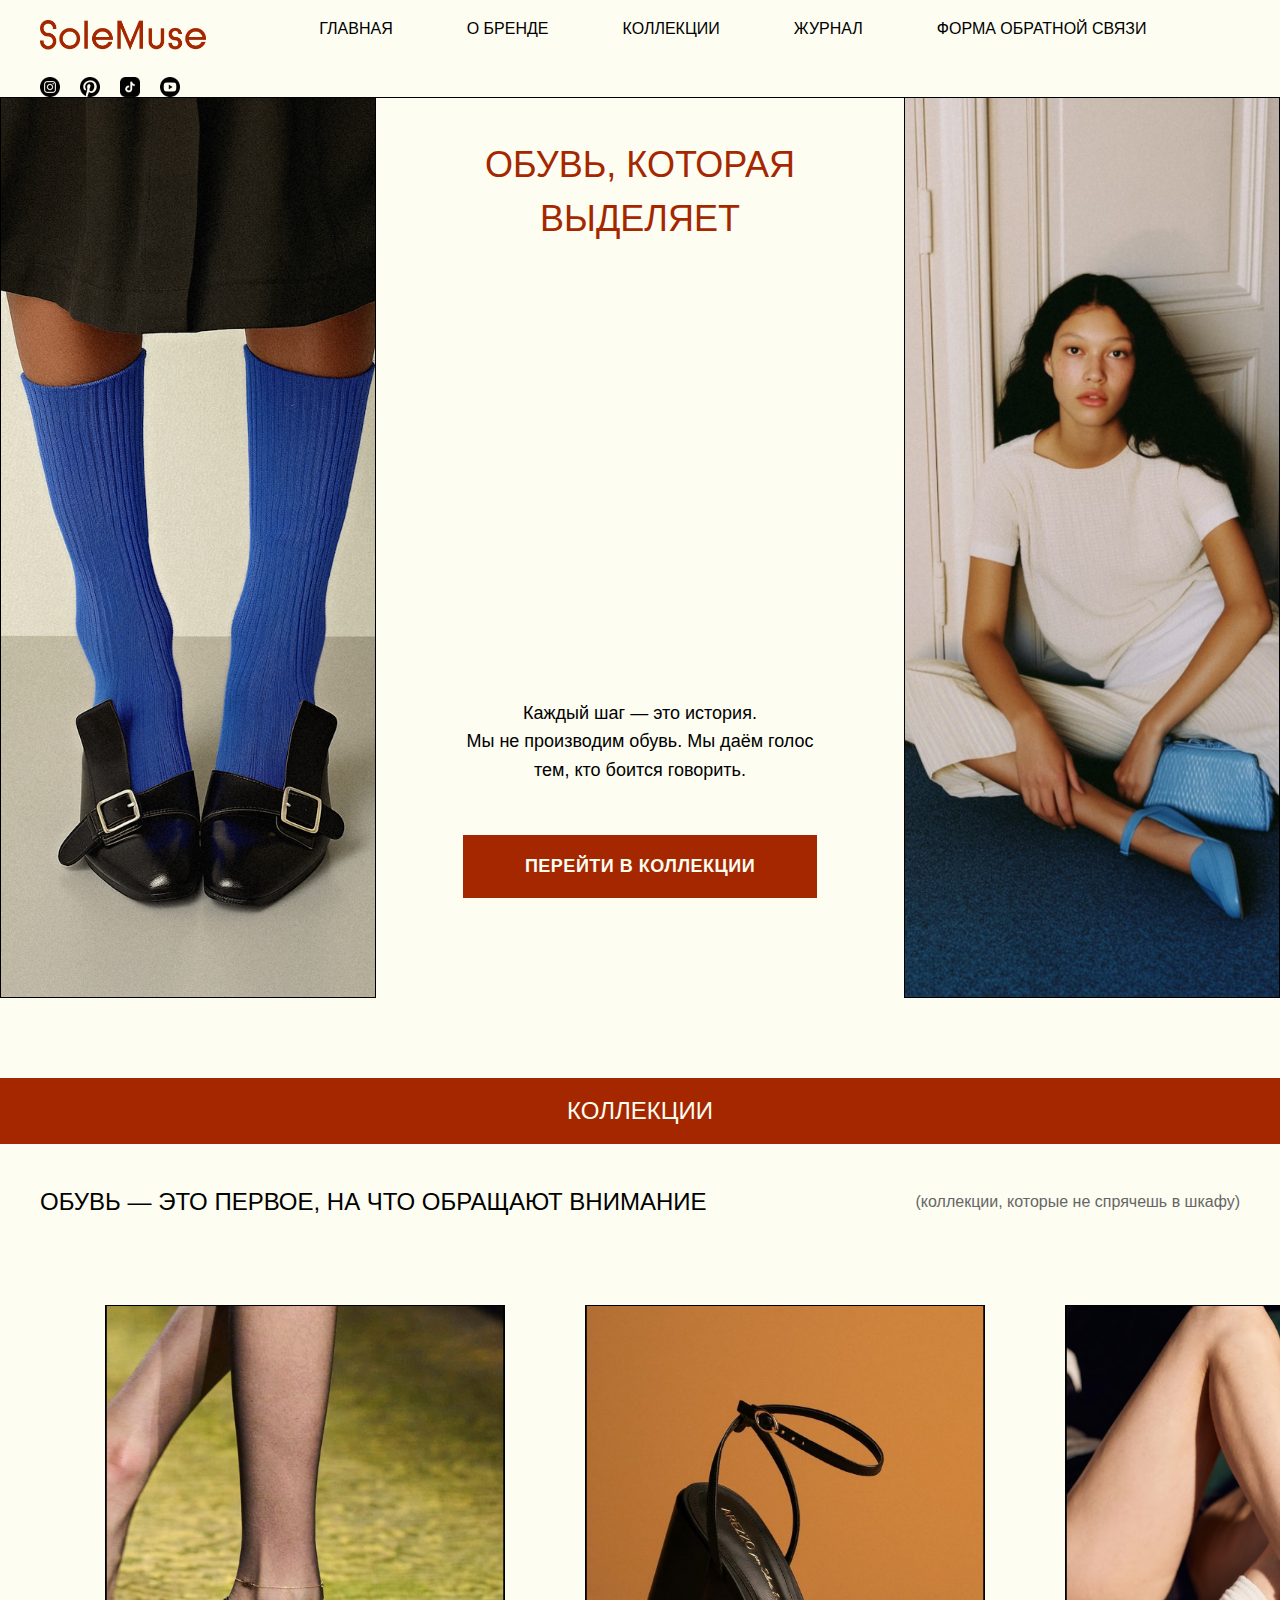
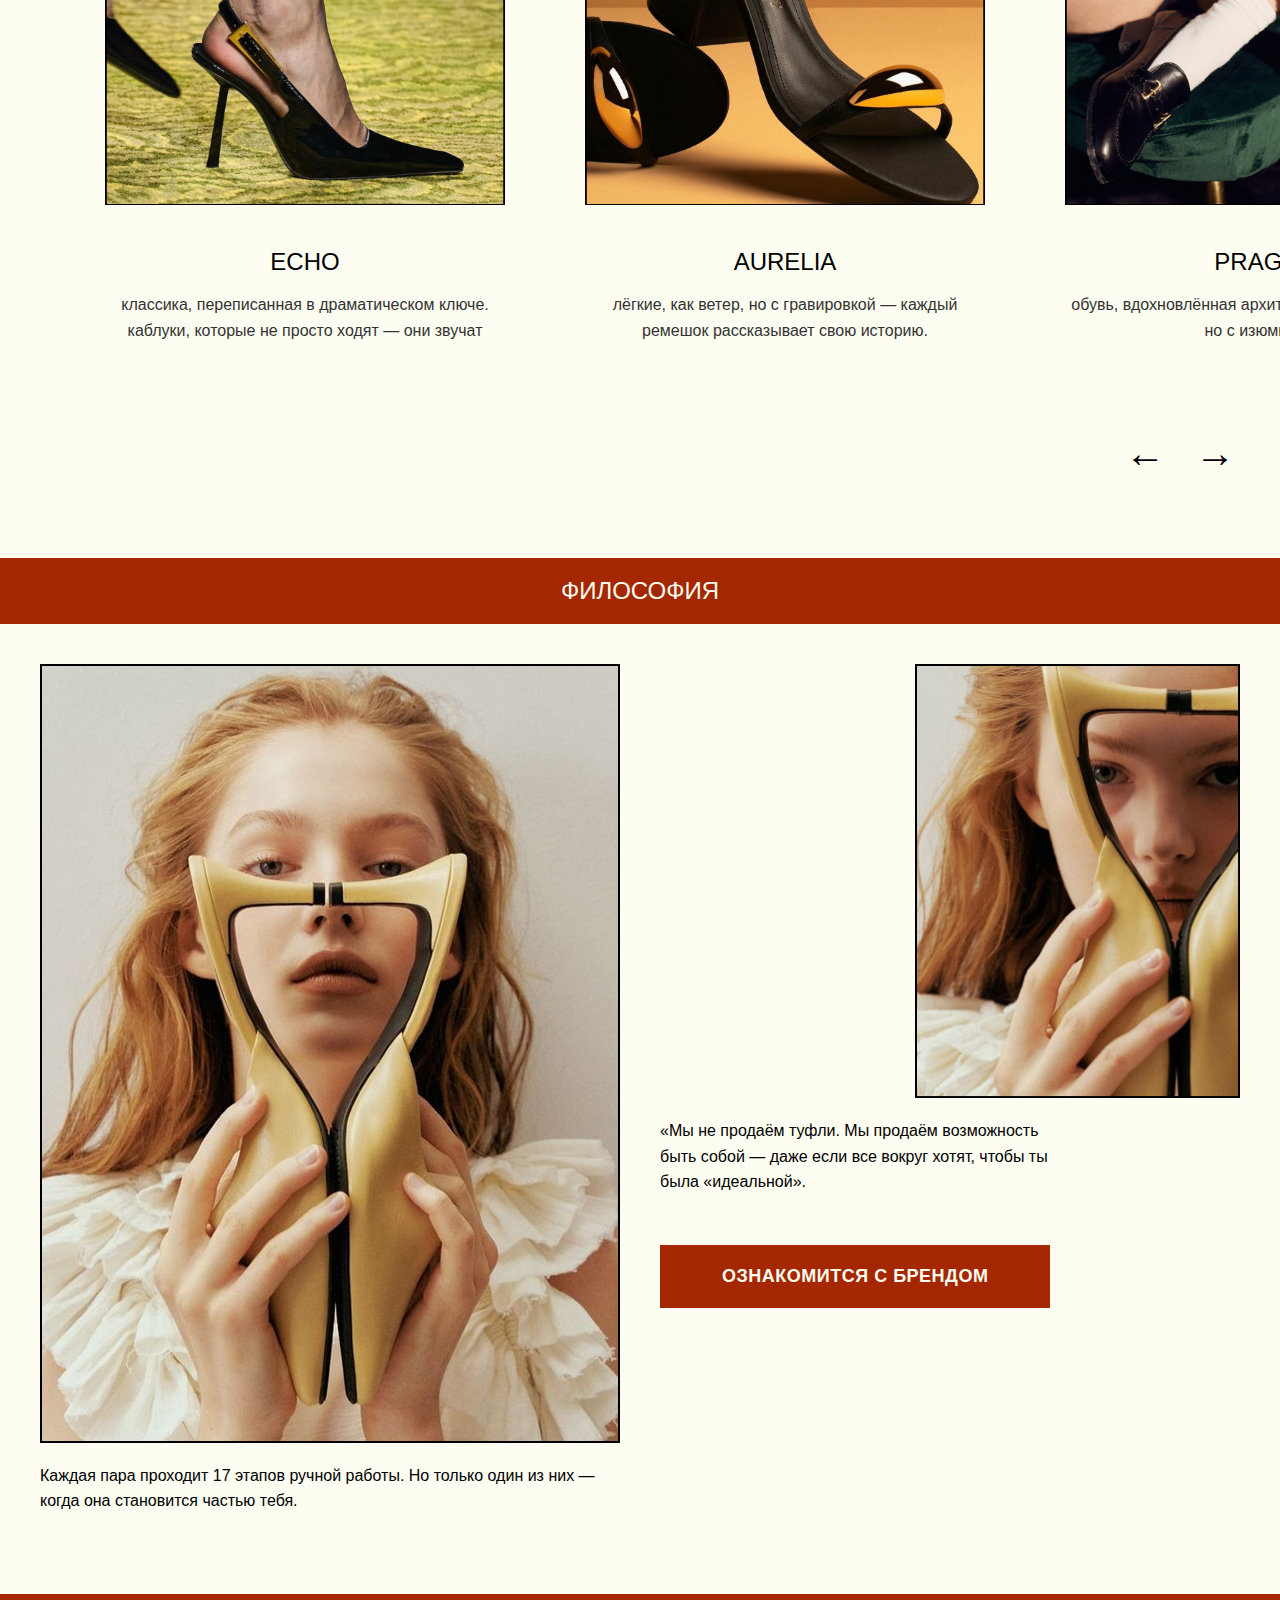
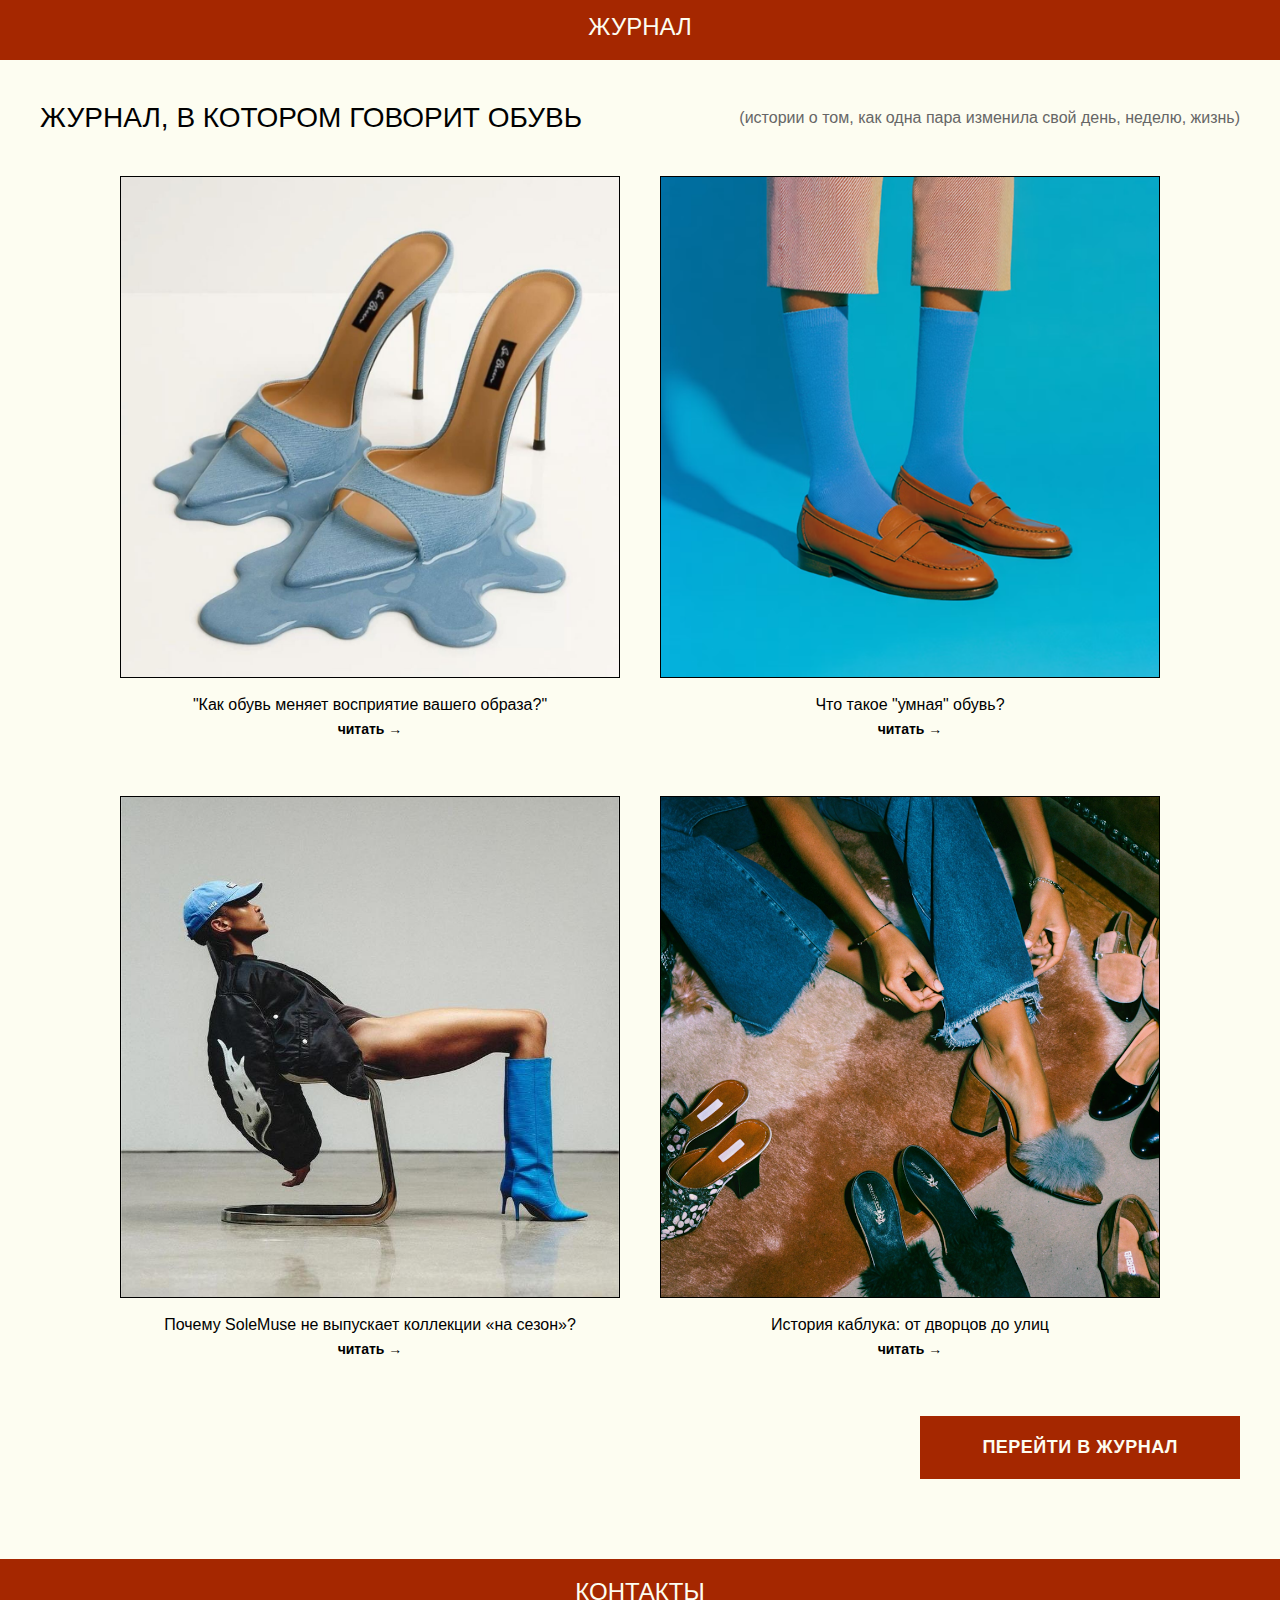
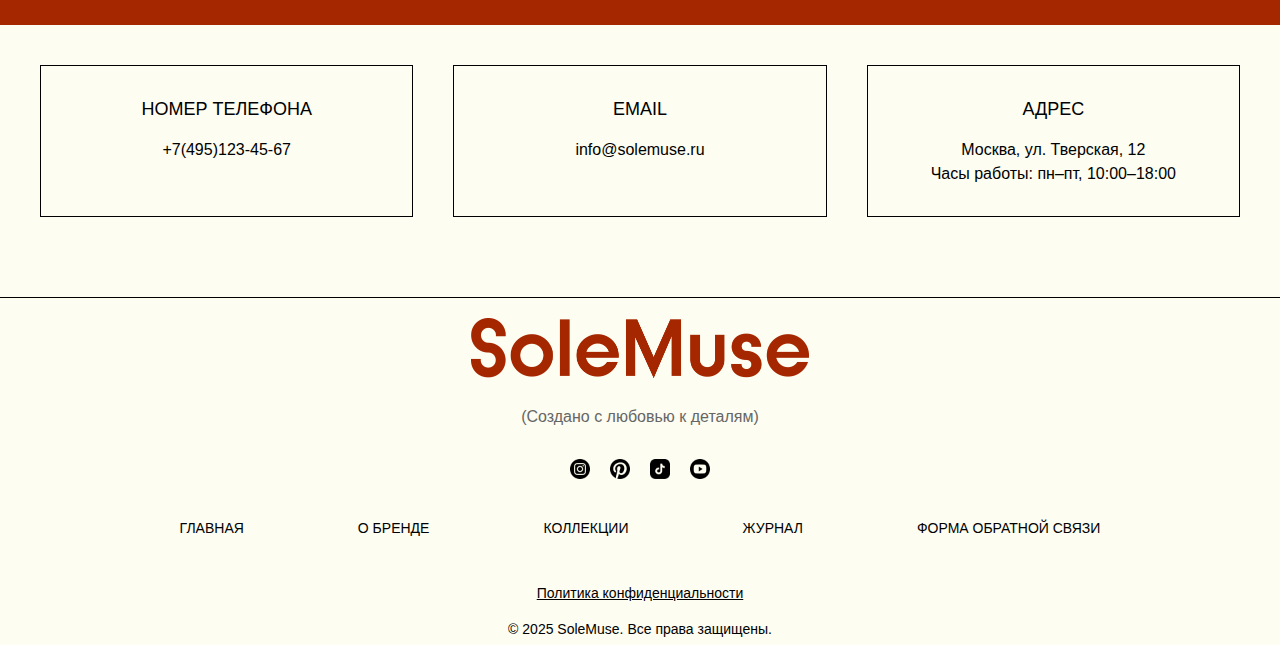
<file: index.html>
<!DOCTYPE html>
<html lang="ru">
<head>
  <meta charset="UTF-8">
  <meta name="viewport" content="width=device-width, initial-scale=1.0">
  <title>SoleMuse — Обувь, которая выделяет</title>
  <link rel="stylesheet" href="styles.css">
</head>
<body>

  <header class="container" id="top">
    <div class="logo">
      <a href="index.html">
        <img src="фото_и_материалы/лого.png" alt="SoleMuse">
      </a>
    </div>

    <nav class="nav-links">
      <a href="#home" class="active">Главная</a>
      <a href="#philosophy">о бренде</a>
      <a href="index2.html">коллекции</a>
      <a href="#magazine">журнал</a>
      <a href="index3.html">форма обратной связи</a>
    </nav>
    
    <div class="socials">
      <img src="фото_и_материалы/instagram.png" alt="Instagram">
      <img src="фото_и_материалы/Pinterest.png" alt="Pinterest">
      <img src="фото_и_материалы/Tiktok.png" alt="Tiktok">
      <img src="фото_и_материалы/youtube.png" alt="Youtube">
    </div>
  </header>

  <section class="hero" id="home">
    <div class="hero-image-left">
      <img src="фото_и_материалы/1_главная.png" alt="Обувь SoleMuse">
    </div>

    <div class="hero-content-container">
      <h1>ОБУВЬ, КОТОРАЯ ВЫДЕЛЯЕТ</h1>
      <p>Каждый шаг — это история.<br>Мы не производим обувь. Мы даём голос тем, кто боится говорить.</p>
      <a href="index2.html" class="button">ПЕРЕЙТИ В КОЛЛЕКЦИИ</a>
    </div>

    <div class="hero-image-right">
      <img src="фото_и_материалы/2_главная.png" alt="Обувь SoleMuse">
    </div>
  </section>

  <section class="collections-section">
    <div class="section-title">КОЛЛЕКЦИИ</div>
    <div class="collections-content-wrapper">
      <h2 class="collections-title">Обувь — это первое, на что обращают внимание</h2>
      <p class="collections-subtitle">(коллекции, которые не спрячешь в шкафу)</p>
    </div>

    <div class="collections-container">
      <div class="collections-grid">
        <div class="collection-item">
          <img src="фото_и_материалы/1_фото.png" alt="ECHO">
          <h3>ECHO</h3>
          <p>классика, переписанная в драматическом ключе. каблуки, которые не просто ходят — они звучат</p>
        </div>
        <div class="collection-item">
          <img src="фото_и_материалы/2_фото.png" alt="AURELIA">
          <h3>AURELIA</h3>
          <p>лёгкие, как ветер, но с гравировкой — каждый ремешок рассказывает свою историю.</p>
        </div>
        <div class="collection-item">
          <img src="фото_и_материалы/3_фото.png" alt="PRAGUE">
          <h3>PRAGUE</h3>
          <p>обувь, вдохновлённая архитектурой Праги: строгая, но с изюминкой.</p>
        </div>
        <div class="collection-item">
          <img src="фото_и_материалы/4_фото.png" alt="ЗАХОДИТЕЛЬ">
          <h3>ЗАХОДИТЕЛЬ</h3>
          <p>обувь без шнуровок и правил — мягкая, как утро после дождя.</p>
        </div>
        <div class="collection-item">
          <img src="фото_и_материалы/5_фото.png" alt="СОСТАВИТЕЛЬ">
          <h3>СОСТАВИТЕЛЬ</h3>
          <p>для женщин, которые входят в комнату и меняют её атмосферу.</p>
        </div>
      </div>
    </div>

    <div class="collections-arrows">
      <button class="arrow left" aria-label="Назад">←</button>
      <button class="arrow right" aria-label="Вперёд">→</button>
    </div>
  </section>
  
  <section class="philosophy" id="philosophy">
    <div class="section-title">ФИЛОСОФИЯ</div>
    <div class="philosophy-content">
      <div class="philosophy-left">
        <img src="фото_и_материалы/философия_1.png" alt="Философия" class="philosophy-large-image">
        <p class="philosophy-text-below-large">
          Каждая пара проходит 17 этапов ручной работы. Но только один из них — когда она становится частью тебя.
        </p>
      </div>

      <div class="philosophy-right">
        <div class="philosophy-small-wrapper">
          <img src="фото_и_материалы/философия_2.png" alt="Философия" class="philosophy-small-image">
          <p class="philosophy-text-next-to-small">
            «Мы не продаём туфли. Мы продаём возможность быть собой — даже если все вокруг хотят, чтобы ты была «идеальной».
          </p>
        </div>
        <a href="collections.html" class="button philosophy-button">ОЗНАКОМИТСЯ С БРЕНДОМ</a>
      </div>
    </div>
  </section>

  <section class="magazine" id="magazine">
    <div class="section-title">ЖУРНАЛ</div>
    <div class="magazine-header">
      <h2>Журнал, в котором говорит обувь</h2>
      <p>(истории о том, как одна пара изменила свой день, неделю, жизнь)</p>
    </div>

    <div class="magazine-grid">
      <div class="magazine-article">
        <div class="magazine-img-wrapper">
          <img src="фото_и_материалы/журнал1.jpg" alt="Как обувь меняет восприятие вашего образа?">
        </div>
        <div class="magazine-article-footer">
          <div>"Как обувь меняет восприятие вашего образа?"</div>
          <a href="#" class="read-more">читать →</a>
        </div>
      </div>
      <div class="magazine-article">
        <div class="magazine-img-wrapper">
          <img src="фото_и_материалы/журнал2.png" alt="Что такое 'умная' обувь?">
        </div>
        <div class="magazine-article-footer">
          <div>Что такое "умная" обувь?</div>
          <a href="#" class="read-more">читать →</a>
        </div>
      </div>
      <div class="magazine-article">
        <div class="magazine-img-wrapper">
          <img src="фото_и_материалы/журнал3.jpg" alt="Почему SoleMuse не выпускает коллекции «на сезон»?">
        </div>
        <div class="magazine-article-footer">
          <div>Почему SoleMuse не выпускает коллекции «на сезон»?</div>
          <a href="#" class="read-more">читать →</a>
        </div>
      </div>
      <div class="magazine-article">
        <div class="magazine-img-wrapper">
          <img src="фото_и_материалы/журнал4.png" alt="История каблука: от дворцов до улиц">
        </div>
        <div class="magazine-article-footer">
          <div>История каблука: от дворцов до улиц</div>
          <a href="#" class="read-more">читать →</a>
        </div>
      </div>
    </div>

    <a href="#magazine" class="button magazine-button">ПЕРЕЙТИ В ЖУРНАЛ</a>
  </section>

  <section class="contacts" id="contacts">
    <div class="section-title">КОНТАКТЫ</div>
    <div class="contacts-grid">
      <div class="contact-card">
        <h4>Номер телефона</h4>
        <p>+7(495)123-45-67</p>
      </div>
      <div class="contact-card">
        <h4>Email</h4>
        <p>info@solemuse.ru</p>
      </div>
      <div class="contact-card address">
        <h4>Адрес</h4>
        <p>Москва, ул. Тверская, 12</p>
        <p>Часы работы: пн–пт, 10:00–18:00</p>
      </div>
    </div>
  </section>

  <footer class="container">
    <div class="footer-logo">
      <img src="фото_и_материалы/название.png" alt="SoleMuse">
      <p class="love-note">(Создано с любовью к деталям)</p>
    </div>

    <div class="footer-socials-wrapper">
      <div class="footer-socials">
        <img src="фото_и_материалы/instagram.png" alt="Instagram">
        <img src="фото_и_материалы/Pinterest.png" alt="Pinterest">
        <img src="фото_и_материалы/Tiktok.png" alt="Tiktok">
        <img src="фото_и_материалы/youtube.png" alt="Youtube">
      </div>
    </div>

    <nav class="footer-nav">
      <a href="index.html">Главная</a>
      <a href="#philosophy">о бренде</a>
      <a href="collections.html">коллекции</a>
      <a href="#magazine">журнал</a>
      <a href="#contacts">форма обратной связи</a>
    </nav>

    <div class="footer-bottom">
      <p class="privacy">Политика конфиденциальности</p>
      <p>© 2025 SoleMuse. Все права защищены.</p>
    </div>
  </footer>
  
  <script src="script.js"></script>
</body>
</html>
</file>
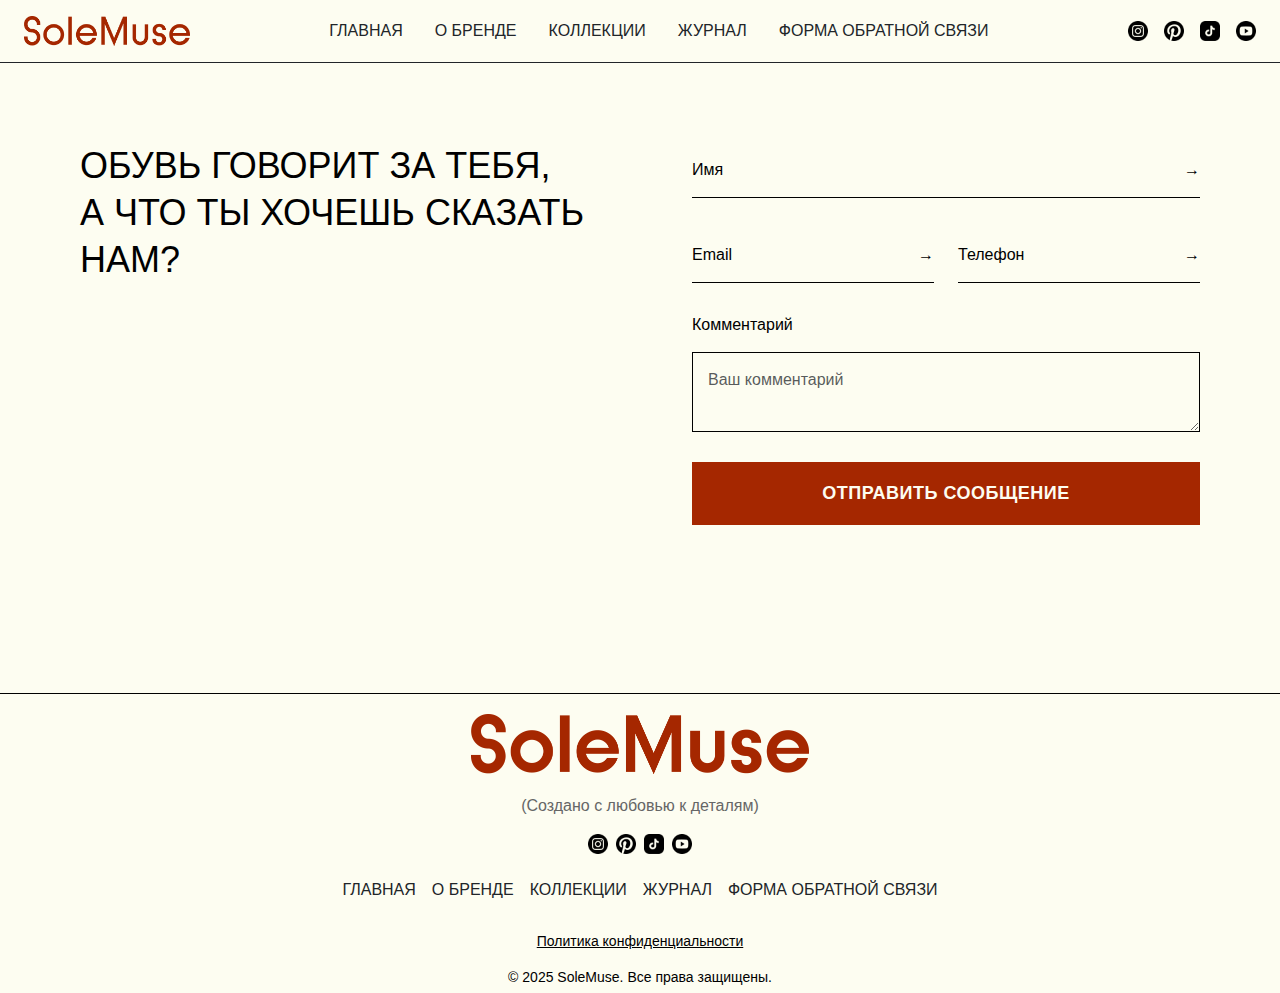
<file: index3.html>
<!DOCTYPE html>
<html lang="ru">
<head>
  <meta charset="UTF-8">
  <meta name="viewport" content="width=device-width, initial-scale=1.0">
  <title>SoleMuse — Форма обратной связи</title>
  <link href="https://cdn.jsdelivr.net/npm/bootstrap@5.3.0-alpha1/dist/css/bootstrap.min.css" rel="stylesheet">
  <link rel="stylesheet" href="styles3.css">
</head>
<body>

<header class="container-fluid px-4 py-3 border-bottom border-dark">
  <div class="d-flex flex-wrap align-items-center justify-content-between">
    
    <div class="col-12 col-md-auto mb-2 mb-md-0">
      <a href="index.html" class="d-inline-block">
        <img src="фото_и_материалы/лого.png" alt="SoleMuse" height="30">
      </a>
    </div>
    
    <nav class="col-12 col-md-auto order-2 order-md-2 d-flex flex-wrap justify-content-center my-2 my-md-0">
      <a href="index.html" class="mx-3 text-dark text-decoration-none fw-medium text-uppercase">ГЛАВНАЯ</a>
      <a href="index.html#philosophy" class="mx-3 text-dark text-decoration-none fw-medium text-uppercase">О БРЕНДЕ</a>
      <a href="index2.html" class="mx-3 text-dark text-decoration-none fw-medium text-uppercase">КОЛЛЕКЦИИ</a>
      <a href="index.html#magazine" class="mx-3 text-dark text-decoration-none fw-medium text-uppercase">ЖУРНАЛ</a>
      <a href="index3.html" class="mx-3 text-dark text-decoration-none fw-medium text-uppercase active">ФОРМА ОБРАТНОЙ СВЯЗИ</a>
    </nav>
    
    <div class="col-12 col-md-auto order-2 d-flex justify-content-center gap-3 my-2 my-md-0">
      <img src="фото_и_материалы/instagram.png" alt="Instagram" width="20" height="20">
      <img src="фото_и_материалы/Pinterest.png" alt="Pinterest" width="20" height="20">
      <img src="фото_и_материалы/Tiktok.png" alt="Tiktok" width="20" height="20">
      <img src="фото_и_материалы/youtube.png" alt="Youtube" width="20" height="20">
    </div>
  </div>
</header>
  
  <section class="feedback-section">
    <div class="container">
      <div class="row">
        <div class="col-lg-6">
          <div class="feedback-content-wrapper">
            <h2 class="feedback-heading">ОБУВЬ ГОВОРИТ ЗА ТЕБЯ,<br>А ЧТО ТЫ ХОЧЕШЬ СКАЗАТЬ НАМ?</h2>
          </div>
        </div>

        <div class="col-lg-6">
          <div class="feedback-form-container">
            <form id="contactForm" class="needs-validation" novalidate>
              <div class="form-field-wrapper">
                <div class="field-placeholder" data-target="name">
                  <span>Имя</span>
                  <span class="arrow">→</span>
                </div>
                <input type="text" class="form-input" id="name" placeholder="Ваше имя" required>
              </div>
              
              <div class="row">
                <div class="col-md-6">
                  <div class="form-field-wrapper">
                    <div class="field-placeholder" data-target="email">
                      <span>Email</span>
                      <span class="arrow">→</span>
                    </div>
                    <input type="email" class="form-input" id="email" placeholder="Ваш email" required>
                  </div>
                </div>
                <div class="col-md-6">
                  <div class="form-field-wrapper">
                    <div class="field-placeholder" data-target="phone">
                      <span>Телефон</span>
                      <span class="arrow">→</span>
                    </div>
                    <input type="tel" class="form-input" id="phone" placeholder="Ваш номер телефона" required>
                  </div>
                </div>
              </div>
              
              <div class="mb-4">
                <label for="comment" class="form-label">Комментарий</label>
                <textarea class="form-control custom-input textarea-bordered" id="comment" placeholder="Ваш комментарий" required></textarea>
                <div class="invalid-feedback">
                  Пожалуйста, введите ваш комментарий.
                </div>
              </div>
              
              <button type="submit" class="btn btn-custom w-100 py-3">ОТПРАВИТЬ СООБЩЕНИЕ</button>
            </form>
          </div>
        </div>
      </div>
    </div>
  </section>

  <section class="success-section d-none" id="successSection">
    <div class="container">
      <div class="success-message text-center">
        <h2 class="mb-4">ТВОЁ СООБЩЕНИЕ МЯГКО ПРИЗЕМЛИЛОСЬ У НАС!</h2>
        <p class="mb-5 fs-5">Мы обязательно ответим — очень скоро.</p>
        <a href="index.html" class="btn btn-custom px-5 py-3">НА ГЛАВНУЮ</a>
      </div>
    </div>
  </section>

  <footer class="container">
    <div class="row text-center">
      <div class="col-12">
        <div class="footer-logo">
          <img src="фото_и_материалы/название.png" alt="SoleMuse">
          <p class="love-note">(Создано с любовью к деталям)</p>
        </div>
      </div>
    </div>

    <div class="row text-center">
      <div class="col-12">
    <div class="d-flex justify-content-center gap-2 mb-4">
      <img src="фото_и_материалы/instagram.png" alt="Instagram" width="20" height="20">
      <img src="фото_и_материалы/Pinterest.png" alt="Pinterest" width="20" height="20">
      <img src="фото_и_материалы/Tiktok.png" alt="Tiktok" width="20" height="20">
      <img src="фото_и_материалы/youtube.png" alt="Youtube" width="20" height="20">
        </div>
      </div>
    </div>

    <div class="row text-center">
      <div class="col-12">
    <nav class="d-flex justify-content-center flex-wrap gap-3 mb-4">
      <a class="text-decoration-none text-dark" href="index.html">ГЛАВНАЯ</a>
      <a class="text-decoration-none text-dark" href="#philosophy">О БРЕНДЕ</a>
      <a class="text-decoration-none text-dark" href="index2.html">КОЛЛЕКЦИИ</a>
      <a class="text-decoration-none text-dark" href="#magazine">ЖУРНАЛ</a>
      <a class="text-decoration-none text-dark" href="index3.html">ФОРМА ОБРАТНОЙ СВЯЗИ</a>
    </nav>
      </div>
    </div>

    <div class="row text-center">
      <div class="col-12">
        <div class="footer-bottom">
          <p class="privacy">Политика конфиденциальности</p>
          <p>© 2025 SoleMuse. Все права защищены.</p>
        </div>
      </div>
    </div>
  </footer>

  <script src="script3.js"></script>
</body>
</html>
</file>
<file: styles.css>
* {
  margin: 0;
  padding: 0;
  box-sizing: border-box;
}

body {
  font-family: 'Tilda Sans', Arial, sans-serif;
  background-color: #FDFDF1;
  color: #000;
  line-height: 1.5;
  overflow-x: hidden;
  width: 100%;
}

h1, h2, h3, h4 {
  font-family: 'Akzidenz-Grotesk Pro', Helvetica, sans-serif;
  font-weight: 500;
  text-transform: uppercase;
}

a {
  text-decoration: none;
  color: inherit;
}

.container {
  width: 100%;
  max-width: 1920px;
  margin: 0 auto;
  padding: 0 40px;
}

header {
  display: flex;
  justify-content: space-between;
  align-items: center;
  padding: 30px 0;
  border-bottom: 1px solid #000;
  flex-wrap: wrap;
  gap: 20px;
}

.socials {
  display: flex;
  gap: 20px;
  flex-wrap: wrap;
  align-items: center;
}

.logo img {
  height: 30px;
  width: auto;
  margin-top: 20px;
}

nav {
  display: flex;
  font-size: 16px;
  font-weight: 500;
  text-transform: uppercase;
  flex-wrap: wrap;
  justify-content: center;
  flex: 1 1 auto;
}

nav a {
  padding: 8px 16px;
  margin: 0 20px;
  border: 1px solid transparent;
  transition: background-color 0.3s ease;
}

nav a:hover {
  background-color: #f0f0f0;
}

nav a:active {
  border-bottom: 2px solid #000;
}

.socials img,
.footer-socials img {
  width: 20px;
  height: 20px;
}

.hero {
  display: flex;
  justify-content: space-between;
  align-items: stretch;
  gap: 40px;
  margin: 0;
  padding: 0;
  flex-wrap: nowrap;
}

.hero-image-left,
.hero-image-right {
  flex: 1 1 300px;
  max-width: 50%;
}

.hero-content-container {
  flex: 0 0 35%;
  height: 100vh;
  display: flex;
  flex-direction: column;
  justify-content: center;
  align-items: center;
  gap: 30px;
  padding: 80px 40px;
  box-sizing: border-box;
}

.hero-image-left img,
.hero-image-right img {
  width: 100%;
  height: 100%;
  object-fit: cover;
  border-left: 1px solid #000;
  border-right: 1px solid #000;
  border-top: none;
  border-bottom: 1px solid #000;
}

.hero-content-container h1 {
  font-size: 36px;
  margin: 0;
  color: #A52700;
  text-align: center;
  align-self: flex-start;
  margin-top: -40px;
}

.hero-content-container p {
  font-size: 18px;
  line-height: 1.6;
  color: #000;
  text-align: center;
  align-self: flex-start;
  margin-top: auto;
}

.button {
  display: block;
  width: fit-content;
  margin: 20px auto;
  padding: 16px 60px;
  font-size: 18px;
  font-weight: 600;
  text-transform: uppercase;
  letter-spacing: 0.5px;
  background: #A52700;
  color: #FDFDF1;
  border: 2px solid #A52700;
  cursor: pointer;
  transition: all 0.3s ease;
  white-space: nowrap;
  text-align: center;
}

.button:hover {
  background: transparent;
  color: #A52700;
}

.section-title {
  background: #A52700;
  color: #FDFDF1;
  font-size: 24px;
  text-align: center;
  padding: 15px 0;
  margin: 80px 0 40px; 
  text-transform: uppercase;
  width: 100vw;
  position: relative;
  left: 50%;
  transform: translateX(-50%);
  display: block;
  box-sizing: border-box;
}

.collections-content-wrapper {
  display: flex;
  align-items: center;
  justify-content: space-between;
  padding: 0 40px 40px; 
  max-width: 1920px;
  margin: 0 auto;
  gap: 40px;
}

.collections-subtitle {
  font-size: 16px;
  color: #666;
  line-height: 1.6;
  text-align: right;
  flex: 1;
}

.collections-container {
  position: relative;
  overflow: hidden;
  margin-bottom: 40px;
  padding-left: 80px;
}

.collections-grid {
  display: flex;
  gap: 30px;
  overflow-x: auto;
  padding: 20px 0;
  -ms-overflow-style: none;
  scrollbar-width: none;
  flex-wrap: nowrap; 
}

.collections-grid::-webkit-scrollbar {
  display: none;
}

.collection-item {
  flex: 0 0 450px;
  text-align: center;
  padding: 25px;
  background: #FDFDF1;
}

.collection-item img {
  width: 100%;
  height: 500px;
  object-fit: cover;
  margin-bottom: 20px;
  border: 1px solid #000;
}

.collection-item h3 {
  font-size: 24px;
  margin: 12px 0;
  text-transform: uppercase;
  font-weight: 500;
}

.collection-item p {
  font-size: 16px;
  color: #333;
  line-height: 1.6;
  margin-top: 10px;
}

.collections-arrows {
  display: flex;
  justify-content: flex-end;
  gap: 20px;
  margin-top: 30px;
  padding: 0 40px;
}

.arrow {
  background: #FDFDF1;
  color: #000;
  border: none;
  width: 50px;
  height: 50px;
  font-size: 40px;
  cursor: pointer;
  display: flex;
  align-items: center;
  justify-content: center;
  appearance: none;
}

.arrow:hover {
  opacity: 0.9;
}

.philosophy {
  padding: 0 40px;
  margin-bottom: 80px;
  max-width: 100%;
  overflow: hidden;
}

.philosophy-content {
  display: flex;
  gap: 40px;
  justify-content: space-between;
  align-items: flex-start;
  max-width: 100%;
  /* в колонку */
  flex-wrap: wrap;
}

.philosophy-left {
  flex: 1;
  min-width: 300px;
  display: flex;
  flex-direction: column;
  align-items: flex-start;
}

.philosophy-large-image {
  width: 100%;
  height: auto;
  aspect-ratio: 555 / 745;
  object-fit: cover;
  border: 1px solid #000;
}

.philosophy-text-below-large {
  font-size: 16px;
  line-height: 1.6;
  margin-top: 20px;
  text-align: left;
  width: 100%;
  max-width: 555px;
  word-wrap: break-word;
}

.philosophy-right {
  flex: 1;
  min-width: 300px;
  display: flex;
  flex-direction: column;
  gap: 20px;
  align-items: flex-start;
}

.philosophy-small-wrapper {
  display: flex;
  align-items: flex-start;
  gap: 20px;
  width: 100%;
  flex-wrap: wrap;
}

.philosophy-small-image {
  width: 100%;
  max-width: 325px;
  height: auto;
  aspect-ratio: 325 / 434;
  object-fit: cover;
  border: 1px solid #000;
  margin-left: auto;
}

.philosophy-text-next-to-small {
  font-size: 16px;
  line-height: 1.6;
  margin-top: 0;
  text-align: left;
  flex: 1;
  min-width: 250px;
  max-width: 400px;
  word-break: break-word;
}

.philosophy-button {
  align-self: flex-start;
  margin-top: 30px;
  width: auto;
  margin-left: 0;
}

.magazine {
  padding: 0 40px;
  margin-bottom: 80px;
}

.magazine-header {
  display: flex;
  align-items: center;
  justify-content: space-between;
  padding: 0 0 40px;
  max-width: 1920px;
  margin: 0 auto;
  gap: 40px;
}

.magazine-header h2 {
  font-size: 28px;
  margin: 0;
  line-height: 1.3;
  text-align: left;
  flex: 1;
}

.magazine-header p {
  font-size: 16px;
  color: #666;
  margin: 0;
  line-height: 1.6;
  text-align: right;
  flex: 1;
}

.magazine-grid {
  display: flex;
  flex-wrap: wrap;
  gap: 40px;
  margin-bottom: 40px;
  justify-content: center;
}

.magazine-article {
  flex: 1 1 calc(50% - 20px);
  min-width: 300px;
  max-width: 500px;
  text-align: center;
}

.magazine-img-wrapper {
  position: relative;
  width: 100%;
  padding-top: 100%;
  border: 1px solid #000;
  overflow: hidden;
}

.magazine-img-wrapper img {
  position: absolute;
  top: 0;
  left: 0;
  width: 100%;
  height: 100%;
  object-fit: cover;
}

.magazine-article-footer {
  padding: 15px;
  background: #FDFDF1;
  text-align: center;
  border-top: none;
}

.read-more {
  color: #000;
  font-weight: bold;
  font-size: 14px;
}

.magazine-button {
  display: block;
  margin: 0 0 0 auto;
  width: fit-content;
}

.contacts {
  padding: 0 40px;
  margin-bottom: 80px;
}

.contacts-grid {
  display: flex;
  justify-content: center;
  gap: 40px;
  margin-bottom: 20px;
  flex-wrap: wrap;
}

.contact-card {
  flex: 1 1 300px;
  max-width: 400px;
  text-align: center;
  border: 1px solid #000;
  padding: 30px 20px;
}

.contact-card h4 {
  font-size: 18px;
  margin-bottom: 15px;
}

.contact-card p {
  font-size: 16px;
  line-height: 1.5;
}

footer {
  padding: 80px 40px 30px;
  border-top: 1px solid #000;
  text-align: center;
  display: flex;
  flex-direction: column;
  gap: 30px;
}

.footer-logo img {
  height: 60px;
  margin-top: 20px;
}

.footer-socials-wrapper {
  margin: 0;
}

.footer-socials {
  display: flex;
  justify-content: center;
  gap: 20px;
  flex-wrap: wrap;
}

.footer-nav {
  display: flex;
  justify-content: center;
  gap: 40px;
  flex-wrap: wrap;
  font-size: 14px;
  font-weight: 500;
  text-transform: uppercase;
}

.footer-bottom {
  margin-top: 0;
}

.footer-bottom .privacy {
  text-decoration: underline;
  margin-bottom: 15px;
  font-size: 14px;
}

.footer-bottom p {
  margin: 5px 0;
  font-size: 14px;
}

.love-note {
  color: #666;
  margin-top: 20px;
  font-size: 16px;
}

@media (max-width: 1024px) {
  .container { 
    padding: 0 20px; 
  }
  
  .hero-content-container {
    flex: 0 0 40%;
  }
  
  .philosophy-large-image { 
    max-width: 100%; 
  }
  
  .philosophy-small-image { 
    max-width: 280px; 
  }
}

@media (max-width: 768px) {
  .container {
    padding: 0 15px;
  }

  header {
    flex-direction: column;
    text-align: center;
    padding: 15px 0;
    gap: 15px;
  }
  
  .logo img {
    height: 25px;
  }
  
  .nav-links {
    gap: 15px; 
    font-size: 14px;
  }
  
  .nav-links a {
    padding: 6px 12px;
  }
  
  .socials {
    gap: 15px; 
  }
  
  .socials img {
    width: 18px;
    height: 18px;
    margin-bottom: 20px;
  }

  .hero {
    flex-direction: column;
    height: auto;
    gap: 20px;
  }

  .hero-content-container {
    order: -1;
    height: auto;
    padding: 30px 15px; 
    gap: 20px;
    flex: 1 1 100%;
  }

  .hero-content-container h1 {
    font-size: 28px;
    margin-top: 0;
  }

  .hero-content-container p {
    font-size: 16px; 
    margin-top: 0;
  }

  .hero-image-left,
  .hero-image-right {
    flex: 1 1 100%;
    max-width: 100%;
    height: 40vh; 
  }

  .button {
    padding: 12px 40px;
    font-size: 16px;
    margin: 15px auto;
  }

  .section-title {
    margin: 50px 0 30px;
    padding: 12px 0;
    font-size: 20px;
  }

  .collections-content-wrapper {
    flex-direction: column;
    text-align: center;
    gap: 15px;
    padding: 0 0 25px;
  }

  .collections-title {
    font-size: 22px;
    text-align: center;
  }

  .collections-subtitle {
    text-align: center;
    font-size: 14px;
  }

  .collections-container {
    padding-left: 15px;
    margin-bottom: 25px;
  }

  .collections-grid {
    gap: 20px;
    padding: 15px 0;
  }

  .collection-item {
    flex: 0 0 280px; 
    padding: 20px;
  }

  .collection-item img {
    height: 350px; 
    margin-bottom: 15px;
  }

  .collection-item h3 {
    font-size: 20px;
    margin: 8px 0;
  }

  .collection-item p {
    font-size: 14px;
  }

  .collections-arrows {
    margin-top: 20px;
    padding: 0 15px;
  }

  .arrow {
    width: 40px;
    height: 40px;
    font-size: 30px;
  }

  .philosophy {
    padding: 0 15px;
    margin-bottom: 50px;
  }

  .philosophy-content {
    flex-direction: column;
    gap: 25px;
  }

  .philosophy-small-wrapper {
    flex-direction: column;
    gap: 15px;
  }

  .philosophy-small-image {
    margin-left: 0;
    max-width: 100%;
  }

  .philosophy-text-next-to-small {
    min-width: 100%;
    max-width: 100%;
    font-size: 14px;
  }

  .philosophy-text-below-large {
    font-size: 14px;
    margin-top: 15px;
  }

  .philosophy-button {
    align-self: center;
    margin-top: 20px;
  }

  .magazine {
    padding: 0 15px;
    margin-bottom: 50px;
  }

  .magazine-header {
    flex-direction: column;
    text-align: center;
    gap: 15px;
    padding: 0 0 25px;
  }

  .magazine-header h2 {
    font-size: 22px;
    text-align: center;
  }

  .magazine-header p {
    text-align: center;
    font-size: 14px;
  }

  .magazine-grid {
    gap: 25px;
    margin-bottom: 25px;
  }

  .magazine-article {
    flex: 1 1 100%;
    min-width: 250px;
  }

  .magazine-article-footer {
    padding: 12px;
  }

  .contacts {
    padding: 0 15px;
    margin-bottom: 50px;
  }

  .contacts-grid {
    gap: 20px;
    margin-bottom: 15px;
  }

  .contact-card {
    flex: 1 1 250px;
    padding: 20px 15px;
  }

  .contact-card h4 {
    font-size: 16px;
    margin-bottom: 10px;
  }

  .contact-card p {
    font-size: 14px;
  }

  footer {
    padding: 50px 15px 20px;
    gap: 20px;
  }

  .footer-logo img {
    height: 60px;
    margin-bottom: 15px;
  }

  .footer-nav {
    gap: 20px;
    flex-direction: column;
    font-size: 13px;
  }

  .footer-bottom {
    margin-top: 0;
  }

  .love-note {
    margin-top: 15px;
    font-size: 14px;
  }
}
</file>
<file: styles3.css>
* {
  margin: 0;
  padding: 0;
  box-sizing: border-box;
}

body {
  font-family: 'Tilda Sans', Arial, sans-serif;
  background-color: #FDFDF1;
  color: #000;
  line-height: 1.5;
  overflow-x: hidden;
  width: 100%;
}

h1, h2, h3, h4 {
  font-family: 'Akzidenz-Grotesk Pro', Helvetica, sans-serif;
  font-weight: 500;
  text-transform: uppercase;
}

a {
  text-decoration: none;
  color: inherit;
}

.container {
  width: 100%;
  max-width: 1920px;
  margin: 0 auto;
  padding: 0 40px;
}

header {
  padding: 30px 0;
  border-bottom: 1px solid #000;
}

.header-container {
  display: flex;
  justify-content: space-between;
  align-items: center;
  flex-wrap: wrap;
  gap: 20px;
  max-width: 1920px;
  margin: 0 auto;
  padding: 0 40px;
}

.logo img {
  height: 30px;
  width: auto;
  margin-top: 20px;
}

.nav-links {
  display: flex;
  font-size: 16px;
  font-weight: 500;
  text-transform: uppercase;
  flex-wrap: wrap;
  justify-content: center;
  flex: 1 1 auto;
}

.nav-links a {
  padding: 0.5rem 1rem;
  margin: 0 1rem; 
  border: 1px solid transparent;
  transition: background-color 0.3s ease;
  color: #000;
}

.nav-links a:hover {
  background-color: #f0f0f0;
}

.socials {
  display: flex;
  gap: 20px;
  flex-wrap: wrap;
  align-items: center;
}

.socials img {
  width: 20px;
  height: 20px;
}

footer {
  padding: 80px 40px 30px;
  border-top: 1px solid #000;
}

.footer-logo img {
  height: 60px;
  margin-top: 20px;
}

.footer-nav {
  font-size: 14px;
  font-weight: 500;
  text-transform: uppercase;
}

.footer-bottom .privacy {
  text-decoration: underline;
  margin-bottom: 15px;
  font-size: 14px;
}

.footer-bottom p {
  margin: 5px 0;
  font-size: 14px;
}

.love-note {
  color: #666;
  margin-top: 20px;
  font-size: 16px;
}

.feedback-section {
  padding: 80px 0;
  min-height: 70vh;
  display: block;
}

.feedback-content-wrapper {
  padding: 0 40px 40px;
  max-width: 1920px;
  margin: 0 auto;
}

.feedback-heading {
  font-size: 36px;
  line-height: 1.3;
  text-align: left;
  color: #000;
  margin: 0;
}

.feedback-form-container {
  padding: 0 40px;
}

.custom-input {
  background: transparent;
  font-family: 'Tilda Sans', Arial, sans-serif;
  font-size: 16px;
  padding: 15px;
  border-radius: 0;
  margin-bottom: 30px;
  width: 100%;
}

.input-underline {
  border: none;
  border-bottom: 1px solid #000;
  padding-left: 0;
  padding-right: 0;
}

.input-underline:focus {
  outline: none;
  box-shadow: none;
  border-bottom: 2px solid #A52700;
  background: transparent;
}

.textarea-bordered {
  border: 1px solid #000;
  background: transparent;
  min-height: 150px;
  resize: vertical;
}

.textarea-bordered:focus {
  outline: none;
  box-shadow: none;
  border-color: #A52700;
  background: transparent;
}

.form-label {
  font-family: 'Tilda Sans', Arial, sans-serif;
  font-size: 16px;
  color: #000;
  margin-bottom: 15px;
  display: block;
}

.btn-custom {
  background: #A52700;
  color: #FDFDF1;
  border: 2px solid #A52700;
  font-size: 18px;
  font-weight: 600;
  text-transform: uppercase;
  letter-spacing: 0.5px;
  border-radius: 0;
  transition: all 0.3s ease;
  cursor: pointer;
}

.btn-custom:hover {
  background: transparent;
  color: #A52700;
}

.success-section {
  padding: 100px 0;
  min-height: 70vh;
  text-align: center;
}

.success-message h2 {
  font-size: 36px;
  margin-bottom: 40px;
  line-height: 1.3;
  color: #000;
}

.success-message p {
  font-size: 20px;
  margin-bottom: 50px;
  color: #000;
}

.form-field-wrapper {
  position: relative;
  margin-bottom: 30px;
}

.field-placeholder {
  display: flex;
  justify-content: space-between;
  align-items: center;
  padding: 15px 0;
  border-bottom: 1px solid #000;
  cursor: pointer;
}

.form-input {
  display: none;
  width: 100%;
  padding: 15px 0;
  border: none;
  border-bottom: 1px solid #000;
  background: transparent;
}

.form-field-wrapper.expanded .field-placeholder {
  display: none;
}

.form-field-wrapper.expanded .form-input {
  display: block;
}

.field-placeholder span {
  font-size: 16px;
}

.arrow {
  font-size: 18px;
  transition: transform 0.3s ease;
}

.field-placeholder.active .arrow {
  transform: rotate(90deg);
}

.comment-field {
  display: block !important;
}

.comment-placeholder {
  display: none;
}

@media (max-width: 768px) {
  .container {
    padding: 0 20px;
  }

  .header-container {
    flex-direction: column;
    padding: 0 20px;
    gap: 15px;
  }
  
  .logo img {
    height: 25px;
    margin-top: 0;
  }
  
  .nav-links {
    flex-direction: column;
    gap: 15px;
    font-size: 14px;
  }
  
  .nav-links a {
    padding: 6px 12px;
    margin: 0;
  }
  
  .socials {
    gap: 15px;
  }

  .socials img {
    width: 18px;
    height: 18px;
  }

  .feedback-section {
    padding: 50px 0;
  }

  .feedback-heading {
    font-size: 24px;
    margin-bottom: 40px;
    text-align: center;
  }

  .btn-custom {
    padding: 14px 50px;
    font-size: 16px;
  }

  .success-section {
    padding: 60px 0;
  }

  .success-message h2 {
    font-size: 28px;
  }

  .success-message p {
    font-size: 18px;
  }

  footer {
    padding: 50px 20px 20px;
  }

  .footer-logo img {
    height: 60px;
    margin-bottom: 15px;
  }

  .footer-nav {
    font-size: 13px;
  }

  .love-note {
    margin-top: 15px;
    font-size: 14px;
  }
}
</file>
